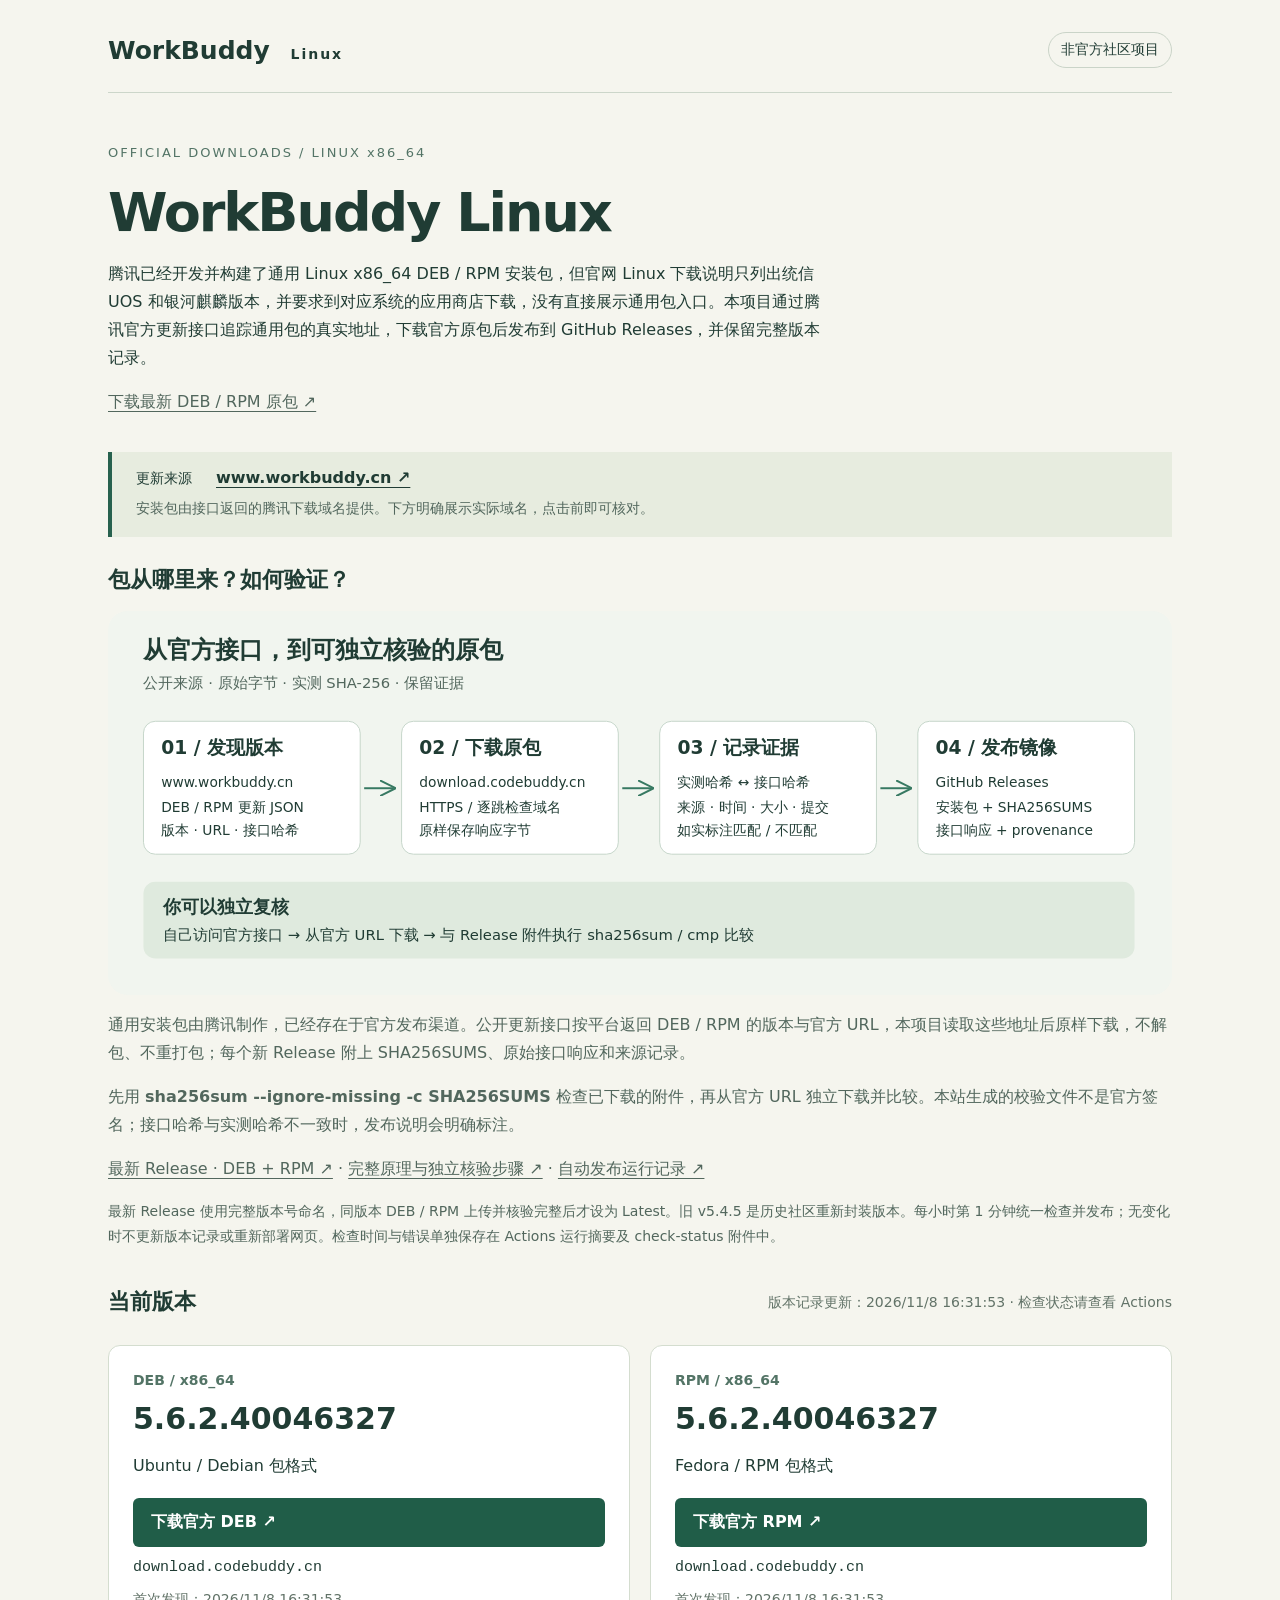
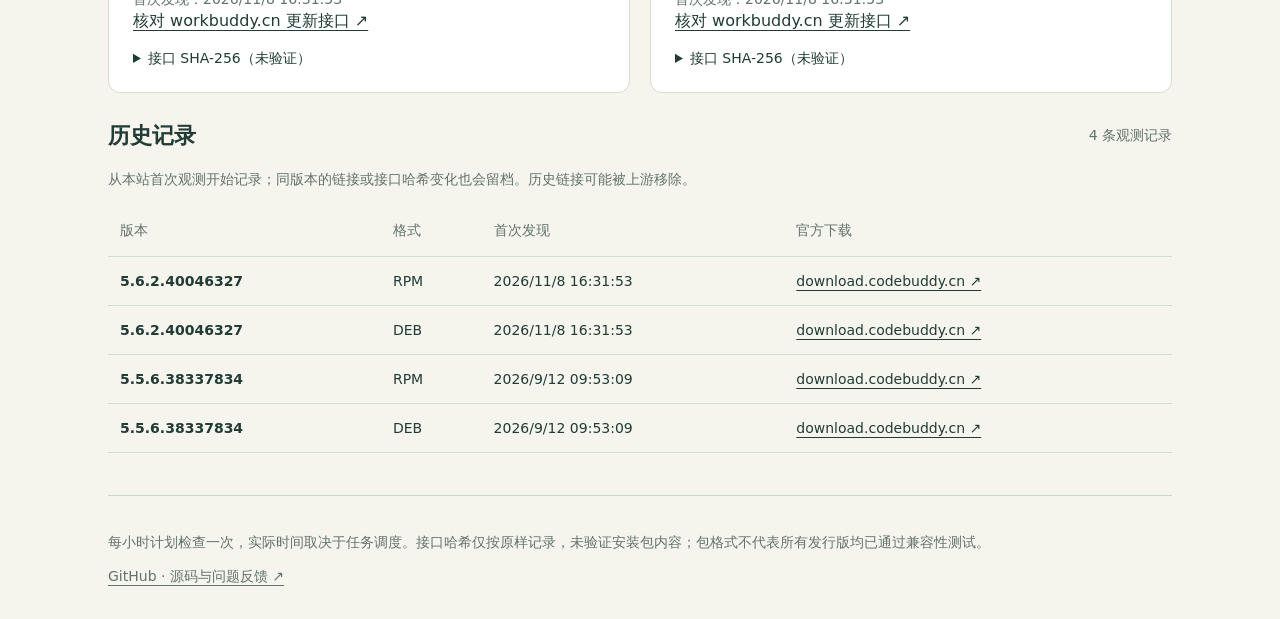
<file: web/index.html>
<!doctype html>
<html lang="zh-CN"><head><meta charset="utf-8"><meta name="viewport" content="width=device-width,initial-scale=1">
<title>WorkBuddy Linux</title>
<meta name="description" content="通过腾讯官方更新接口追踪 WorkBuddy 通用 Linux DEB / RPM 原包，提供官方下载、版本历史与原包镜像。">
<link rel="icon" href="data:image/svg+xml,%3Csvg xmlns='http://www.w3.org/2000/svg' viewBox='0 0 40 40'%3E%3Crect width='40' height='40' rx='10' fill='%231d5949'/%3E%3Cpath d='M10 12l5 16 5-11 5 11 5-16' fill='none' stroke='white' stroke-width='3'/%3E%3C/svg%3E">
<link rel="stylesheet" href="style.css"><script src="app.js" defer></script></head>
<body><main>
<header><a class="brand" href="./">WorkBuddy <span>Linux</span></a><span class="badge">非官方社区项目</span></header>
<section class="intro"><p class="eyebrow">OFFICIAL DOWNLOADS / LINUX x86_64</p><h1>WorkBuddy Linux</h1><p>腾讯已经开发并构建了通用 Linux x86_64 DEB / RPM 安装包，但官网 Linux 下载说明只列出统信 UOS 和银河麒麟版本，并要求到对应系统的应用商店下载，没有直接展示通用包入口。本项目通过腾讯官方更新接口追踪通用包的真实地址，下载官方原包后发布到 GitHub Releases，并保留完整版本记录。</p><p><a href="https://github.com/jiashuaibei/workbuddy-linux/releases/latest">下载最新 DEB / RPM 原包 ↗</a></p></section>
<aside class="source"><span>更新来源</span><a href="https://www.workbuddy.cn/v2/update?platform=workbuddy-linux-x64-deb">www.workbuddy.cn ↗</a><p>安装包由接口返回的腾讯下载域名提供。下方明确展示实际域名，点击前即可核对。</p></aside>
<section class="trust"><div class="section-head"><h2>包从哪里来？如何验证？</h2></div>
<img class="flow" src="assets/package-flow.svg" alt="官方更新接口返回 URL，检查 HTTPS 域名后原样下载，计算哈希并附来源记录发布到 Releases。访客可以独立下载对比。">
<p>通用安装包由腾讯制作，已经存在于官方发布渠道。公开更新接口按平台返回 DEB / RPM 的版本与官方 URL，本项目读取这些地址后原样下载，不解包、不重打包；每个新 Release 附上 SHA256SUMS、原始接口响应和来源记录。</p>
<p>先用 <strong>sha256sum --ignore-missing -c SHA256SUMS</strong> 检查已下载的附件，再从官方 URL 独立下载并比较。本站生成的校验文件不是官方签名；接口哈希与实测哈希不一致时，发布说明会明确标注。</p>
<p><a href="https://github.com/jiashuaibei/workbuddy-linux/releases/latest">最新 Release · DEB + RPM ↗</a> · <a href="https://github.com/jiashuaibei/workbuddy-linux#怎样确认镜像包没有被修改">完整原理与独立核验步骤 ↗</a> · <a href="https://github.com/jiashuaibei/workbuddy-linux/actions/workflows/track-releases.yml">自动发布运行记录 ↗</a></p>
<p class="muted">最新 Release 使用完整版本号命名，同版本 DEB / RPM 上传并核验完整后才设为 Latest。旧 v5.4.5 是历史社区重新封装版本。每小时第 1 分钟统一检查并发布；无变化时不更新版本记录或重新部署网页。检查时间与错误单独保存在 Actions 运行摘要及 check-status 附件中。</p></section>
<div class="section-head"><h2>当前版本</h2><p id="status" role="status">正在读取版本记录…</p></div>
<section id="current" class="cards" aria-label="当前官方下载"></section>
<section><div class="section-head"><h2>历史记录</h2><span id="count"></span></div><p class="muted">从本站首次观测开始记录；同版本的链接或接口哈希变化也会留档。历史链接可能被上游移除。</p><div class="table-wrap"><table><thead><tr><th>版本</th><th>格式</th><th>首次发现</th><th>官方下载</th></tr></thead><tbody id="history"></tbody></table></div></section>
<footer><p>每小时计划检查一次，实际时间取决于任务调度。接口哈希仅按原样记录，未验证安装包内容；包格式不代表所有发行版均已通过兼容性测试。</p><a href="https://github.com/jiashuaibei/workbuddy-linux">GitHub · 源码与问题反馈 ↗</a></footer>
</main></body></html>
</file>
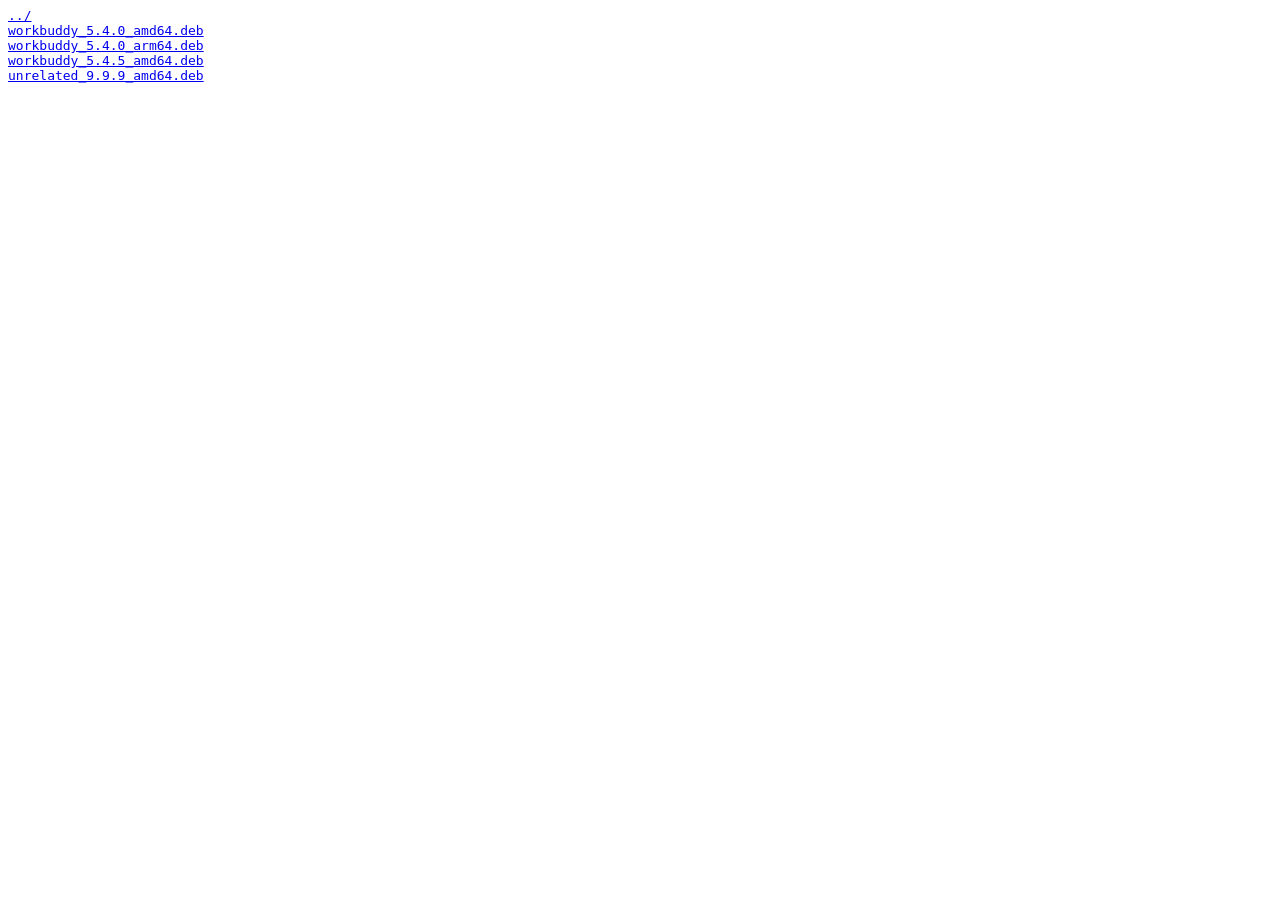
<file: tests/fixtures/index.html>
<html><body><pre>
<a href="../">../</a>
<a href="workbuddy_5.4.0_amd64.deb">workbuddy_5.4.0_amd64.deb</a>
<a href="workbuddy_5.4.0_arm64.deb">workbuddy_5.4.0_arm64.deb</a>
<a href="workbuddy_5.4.5_amd64.deb">workbuddy_5.4.5_amd64.deb</a>
<a href="unrelated_9.9.9_amd64.deb">unrelated_9.9.9_amd64.deb</a>
</pre></body></html>
</file>
<file: web/style.css>
:root{font-family:Inter,system-ui,-apple-system,"Noto Sans SC",sans-serif;color:#203c34;background:#f5f5ee;font-size:16px}*{box-sizing:border-box}body{margin:0}main{max-width:1120px;margin:auto;padding:32px 28px}a{color:inherit;text-underline-offset:4px}header,.section-head{display:flex;justify-content:space-between;align-items:center;gap:20px}header{border-bottom:1px solid #ccd6ca;padding-bottom:24px}.brand{text-decoration:none;font-size:25px;font-weight:800}.brand span{font-size:14px;letter-spacing:2px;margin-left:12px}.badge{border:1px solid #cad4c8;border-radius:30px;padding:8px 12px;font-size:14px}.intro{max-width:720px;padding:36px 0 20px}.eyebrow{font-size:13px;letter-spacing:2px;color:#537466}h1{font-size:clamp(36px,5vw,54px);line-height:1.18;letter-spacing:-2px;margin:16px 0}p{line-height:1.75}.intro>p:last-child{color:#52675d;max-width:650px}.source{background:#e7ecdf;padding:16px 24px;border-left:4px solid #27614e}.source span{margin-right:24px;font-size:14px}.source a{font-weight:700}.source p{margin:8px 0 0;color:#52675d;font-size:14px}.section-head{margin:28px 0 16px}h2{font-size:22px;margin:0}#status,#count,.muted{font-size:14px;color:#627368}.cards{display:grid;grid-template-columns:1fr 1fr;gap:20px}.card{background:#fff;border:1px solid #d4ddcf;padding:24px;border-radius:12px}.format{font-weight:700;font-size:14px;color:#537466}.version{font-size:30px;overflow-wrap:anywhere;margin:12px 0}.download{display:block;text-decoration:none;background:#205d48;color:white;padding:14px 18px;border-radius:6px;font-weight:600;margin:18px 0 12px}.domain{display:block;font-family:monospace;font-size:15px;overflow-wrap:anywhere}.card small{display:block;color:#627368;line-height:1.7;font-size:14px;margin-top:12px}details{margin-top:18px;font-size:14px}summary{cursor:pointer}code{display:block;overflow-wrap:anywhere;font-size:13px;margin-top:10px}.table-wrap{overflow:auto}table{width:100%;border-collapse:collapse;text-align:left;font-size:14px}th{color:#627368;font-weight:500}td,th{padding:16px 12px;border-bottom:1px solid #d4ddcf}td:first-child{font-weight:600}footer{margin-top:42px;border-top:1px solid #ccd6ca;padding-top:20px;font-size:14px;color:#627368}a:focus-visible,summary:focus-visible{outline:3px solid #ce8934;outline-offset:4px}.error{color:#a53625!important}@media(max-width:650px){main{padding:22px 18px}.cards{grid-template-columns:1fr}.section-head{align-items:flex-start;flex-direction:column;gap:8px}.badge{font-size:12px}.brand span{font-size:11px;letter-spacing:1px}.intro{padding-top:30px}.card{padding:22px}}

.flow{display:block;width:100%;height:auto;border-radius:12px}.trust{margin:28px 0}.trust p{color:#52675d}
</file>
